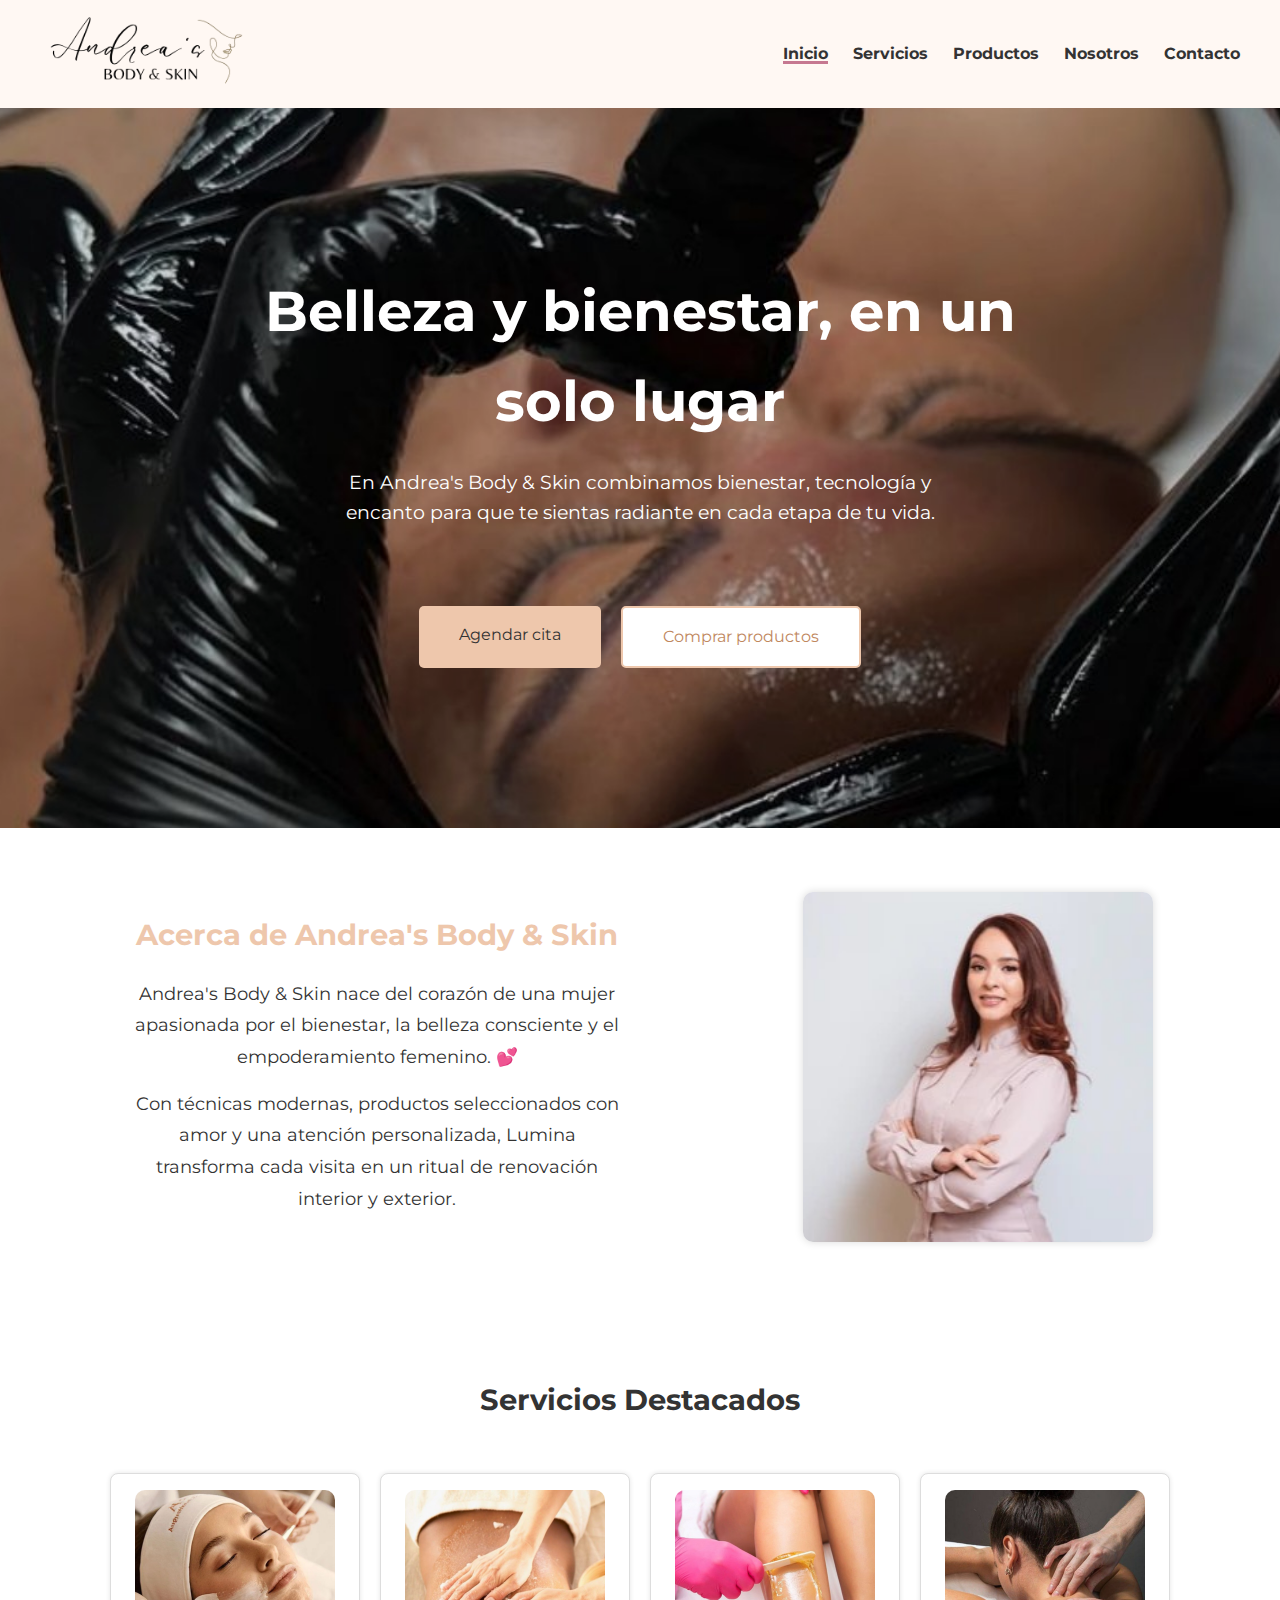
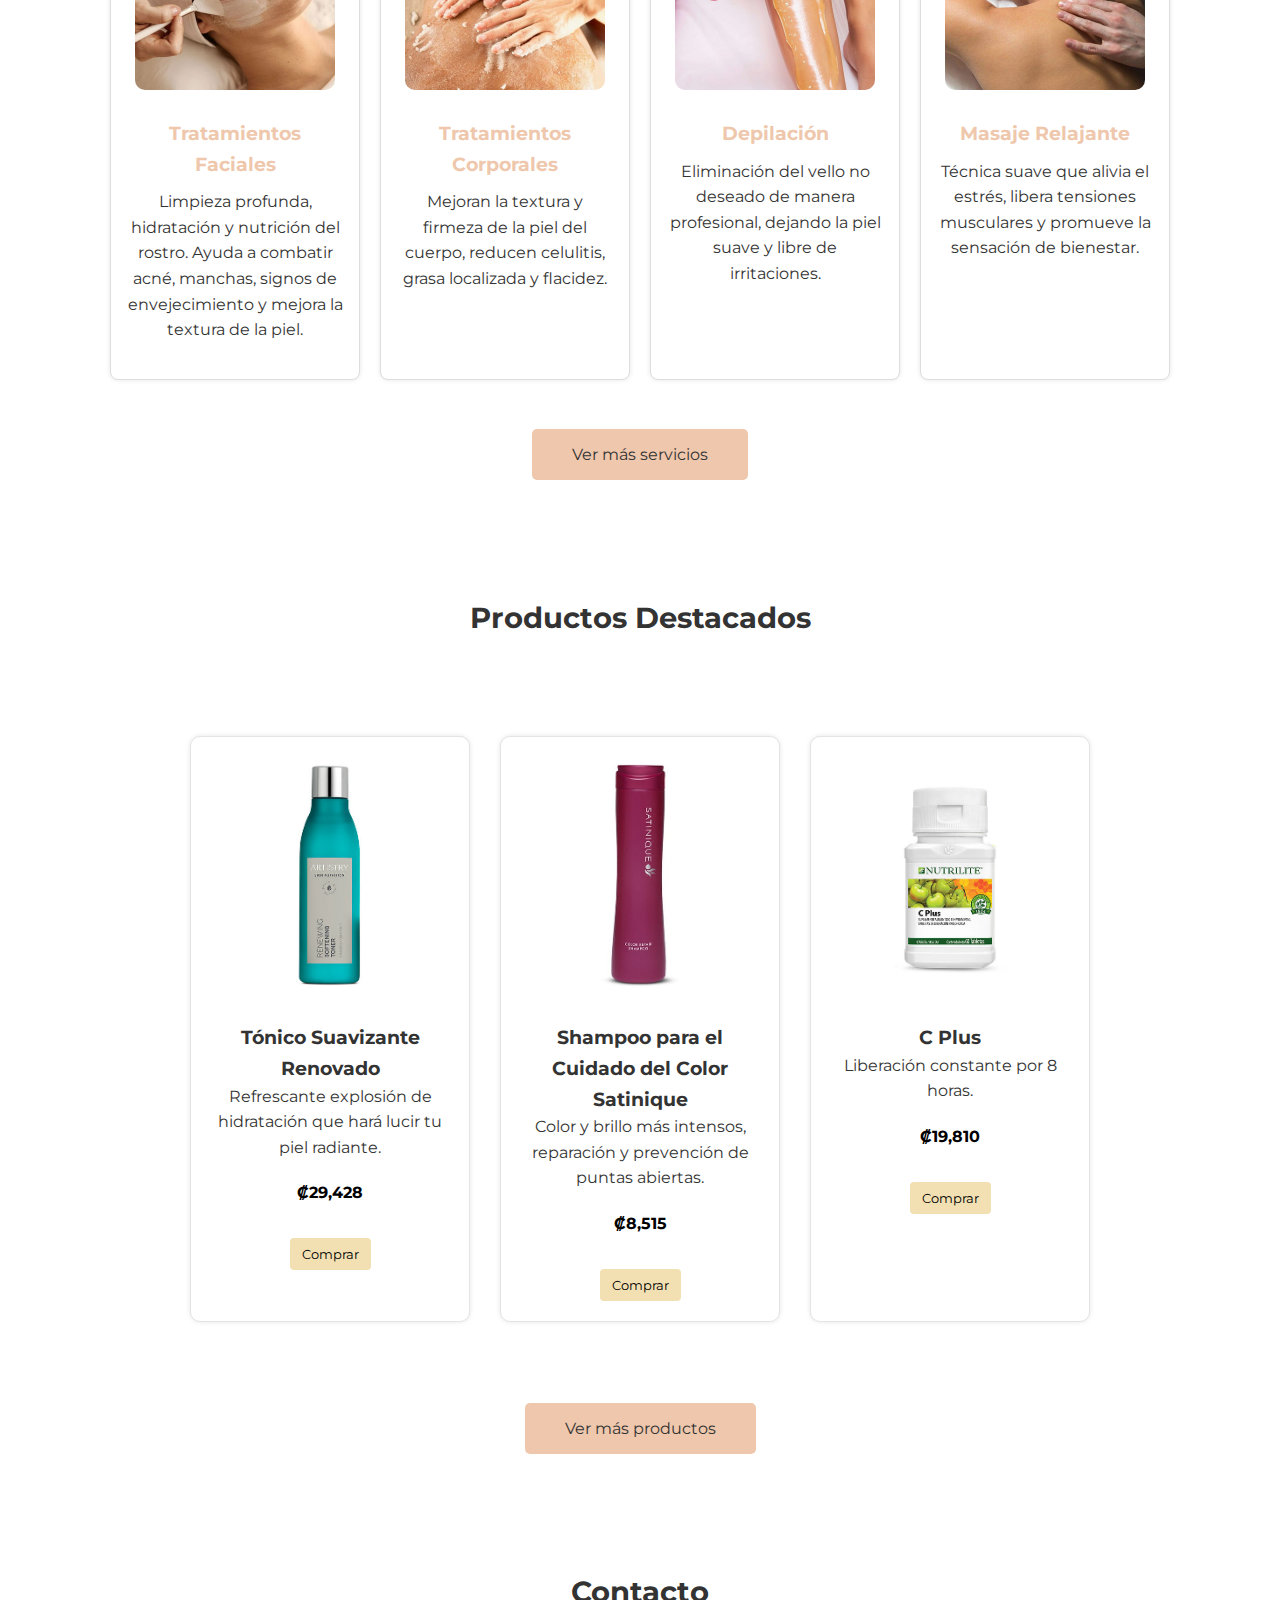
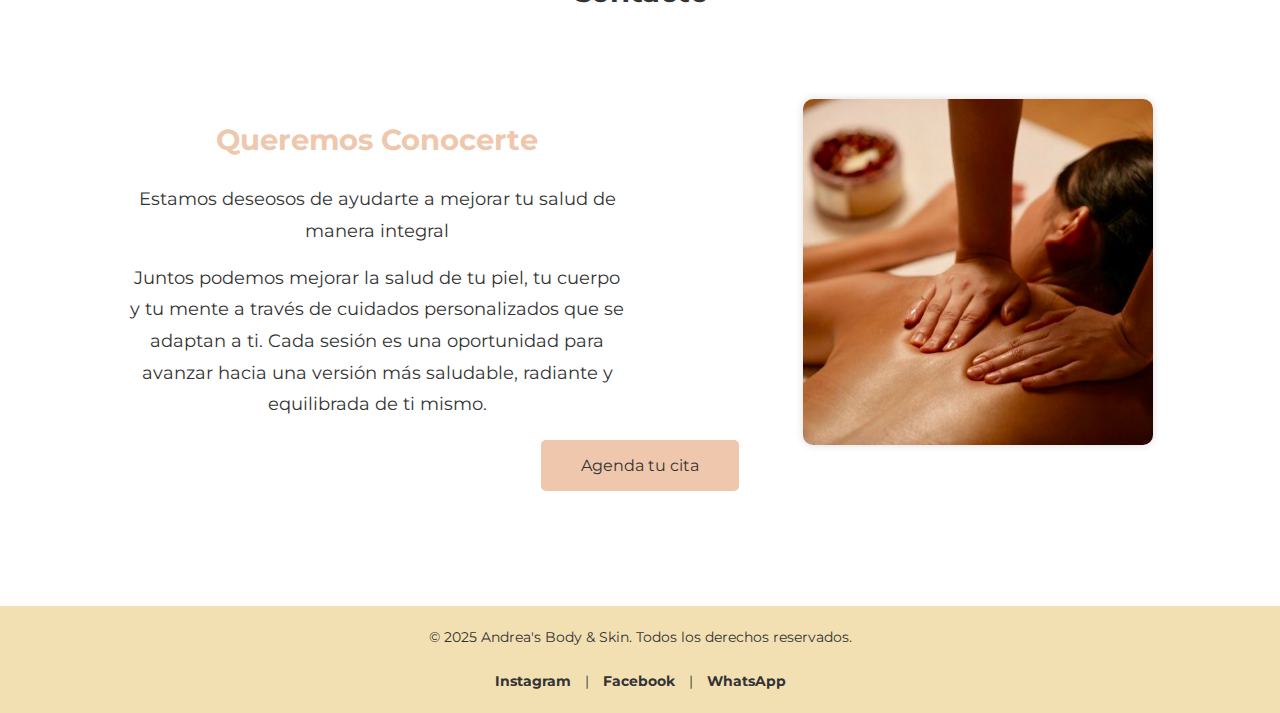
<file: index.html>
<!DOCTYPE html>
<html lang="es">
<head>
  <meta charset="UTF-8" />
  <meta name="viewport" content="width=device-width, initial-scale=1.0" />
  <meta name="description" content="Centro de estética y bienestar en Desamparados, Costa Rica. Tratamientos faciales, productos naturales y atención personalizada.">
  <meta name="keywords" content="Andrea's Body & Skin, spa en Desamparados, bienestar, belleza, cuidado personal, masajes, tratamientos faciales, maderoterapia, microdermoabrasión, radiofrecuencia, ultracavitación, vacumterapia, alta frecuencia">
  <title>2025 Andrea's Body & Skin</title>
  <link href="https://fonts.googleapis.com/css2?family=Montserrat:wght@400;700&display=swap" rel="stylesheet" />
  <link rel="stylesheet" href="css/style.css" />
</head>
<body>
  <header>
  <div class="header-container">
    <div class="logo">
      <img src="img/Logo Andrea's Body & Skin.png">
    </div>
    <nav class="navigation">
      <a href="index.html">Inicio</a>
      <a href="servicios.html">Servicios</a>
      <a href="productos.html">Productos</a>
      <a href="nosotros.html">Nosotros</a>
      <a href="contacto.html">Contacto</a>
    </nav>
  </div>
  </header>
<!--BANNER-->
<div class="hero">
  <img src="img/Baner-inicio.jpeg" alt="Banner Andrea's Body & Skin"/>
  <div class="hero-content">
    <h2>Belleza y bienestar, en un solo lugar</h2>
    <p>En Andrea's Body & Skin combinamos bienestar, tecnología y encanto para que te sientas radiante en cada etapa de tu vida.</p>
    <div class="hero-buttons">
      <a href="https://wa.me/50660247413?text=Hola!%20me%20gustaria%20agendar%20una%20cita..." class="cta-button">Agendar cita</a>
      <a href="#productos" class="cta-button secondary">Comprar productos</a>
    </div>
  </div>
</div>
<!--NOSOTROS-->
  <section class="about" id="nosotros">
  <div class="about-container">
    <div class="about-text">
      <h3>Acerca de Andrea's Body & Skin</h3>
      <p>Andrea's Body & Skin nace del corazón de una mujer apasionada por el bienestar, la belleza consciente y el empoderamiento femenino. 💕</p>
      <p>Con técnicas modernas, productos seleccionados con amor y una atención personalizada, Lumina transforma cada visita en un ritual de renovación interior y exterior.</p>
    </div>
    <div class="about-image">
      <img src="img/brazilian-woman-redhead-beautician-beauty-260nw-2302576175.jpg" alt="Fundadora de Estética Lumina" />
    </div>
  </div>
  </section>
<!--SERVICIOS-->
<section class="services" id="servicios">
  <h3>Servicios Destacados</h3>
  <div class="container">
      <div class="services-grid-2">
          <a href="https://wa.me/50660247413?text=Hola!%20me%20gustaria%20más%20información%20sobre%20los%tratamientos%20faciales..." class="service-card">
              <div class="service-icon">
                  <img src="img/servicios/facial.png" alt="Imagen de Facial">
              </div>
              <h4>Tratamientos Faciales</h4>
              <p>Limpieza profunda, hidratación y nutrición del rostro. Ayuda a combatir acné, manchas, signos de envejecimiento y mejora la textura de la piel.</p>
          </a>
          <a href="https://wa.me/50660247413?text=Hola!%20me%20gustaria%20más%20información%20sobre%20los%tratamientos%20corporales..."  class="service-card">
              <div class="service-icon">
                  <img src="img/servicios/tratamiento-corporal.png" alt="Imagen de corporal">
              </div>
              <h4>Tratamientos Corporales</h4>
              <p>Mejoran la textura y firmeza de la piel del cuerpo, reducen celulitis, grasa localizada y flacidez.</p>
          </a>
          <a href="https://wa.me/50660247413?text=Hola!%20me%20gustaria%20más%20información%20sobre%20la%depilacion..."  class="service-card">
              <div class="service-icon">
                  <img src="img/servicios/depilacion.png" alt="Imagen de depilación">
              </div>
              <h4>Depilación</h4>
              <p>Eliminación del vello no deseado de manera profesional, dejando la piel suave y libre de irritaciones.</p>
          </a>
          <a href="https://wa.me/50660247413?text=Hola!%20me%20gustaria%20más%20información%20sobre%20los%masajess%20relajantes..."  class="service-card">
              <div class="service-icon">
                  <img src="img/servicios/masaje-relajante.png" alt="Imagen de masaje relajante">
              </div>
              <h4>Masaje Relajante</h4>
              <p>Técnica suave que alivia el estrés, libera tensiones musculares y promueve la sensación de bienestar.</p>
          </a>
      </div>
  </div>
  <a href="servicios.html" class="cta-button">Ver más servicios</a>    
  </section>

  <section class="products" id="productos">
    <h3>Productos Destacados</h3>
    
    <div class="product-grid fila-uno">
      <!--Producto 1-->
      <div class="product-card">
        <img src="img/Tónico Suavizante Renovador.jpg" alt="Tónico Suavizante Renovado">
        <h4>Tónico Suavizante Renovado</h4>
        <p>Refrescante explosión de hidratación que hará lucir tu piel radiante.</p>
        <span class="price">₡29,428</span>
        <button class="view-more">Comprar</button>
      </div>
      <!--Producto 2-->
      <div class="product-card">
        <img src="img/Shampoo para el Cuidado del Color Satinique.jpg" alt="Shampoo para el Cuidado del Color Satinique">
        <h4>Shampoo para el Cuidado del Color Satinique</h4>
        <p>Color y brillo más intensos, reparación y prevención de puntas abiertas.</p>
        <span class="price">₡8,515</span>
        <button class="view-more">Comprar</button>
      </div>
      <!--Producto 3-->
      <div class="product-card">
        <img src="img/C Plus.jpg" alt="C Plus">
        <h4>C Plus</h4>
        <p>Liberación constante por 8 horas.</p>
        <span class="price">₡19,810</span>
        <button class="view-more">Comprar</button>
      </div>
    </div>

    <a href="productos.html" class="cta-button">Ver más productos</a>
  </section>

    <section class="contact" id="contacto">
      <h3>Contacto</h3>
      <section class="about" id="nosotros">
        <div class="about-container">
          <div class="about-text">
            <h3>Queremos Conocerte</h3>
            <p>Estamos deseosos de ayudarte a mejorar tu salud de manera integral</p>
            <p>Juntos podemos mejorar la salud de tu piel, tu cuerpo y tu mente a través de cuidados personalizados que se adaptan a ti. Cada sesión es una oportunidad para avanzar hacia una versión más saludable, radiante y equilibrada de ti mismo.</p>
          </div>
          <div class="about-image">
            <img src="img/Masaje Chica.jpeg"
              alt="Masaje de espalda" />
          </div>
        </div>
            <a href="https://wa.me/50660247413?text=Hola!%20me%20gustaria%20agendar%20una%20cita..." class="cta-button">Agenda tu cita</a>
      </section>
    </section>

  <footer>
    <p>&copy; 2025 Andrea's Body & Skin. Todos los derechos reservados.</p>
    <div class="social">
      <a href="#">Instagram</a> | <a href="#">Facebook</a> | <a href="#">WhatsApp</a>
    </div>
  </footer>
  <script src="/javascript/active.js" defer></script>
</body>
</html>
</file>
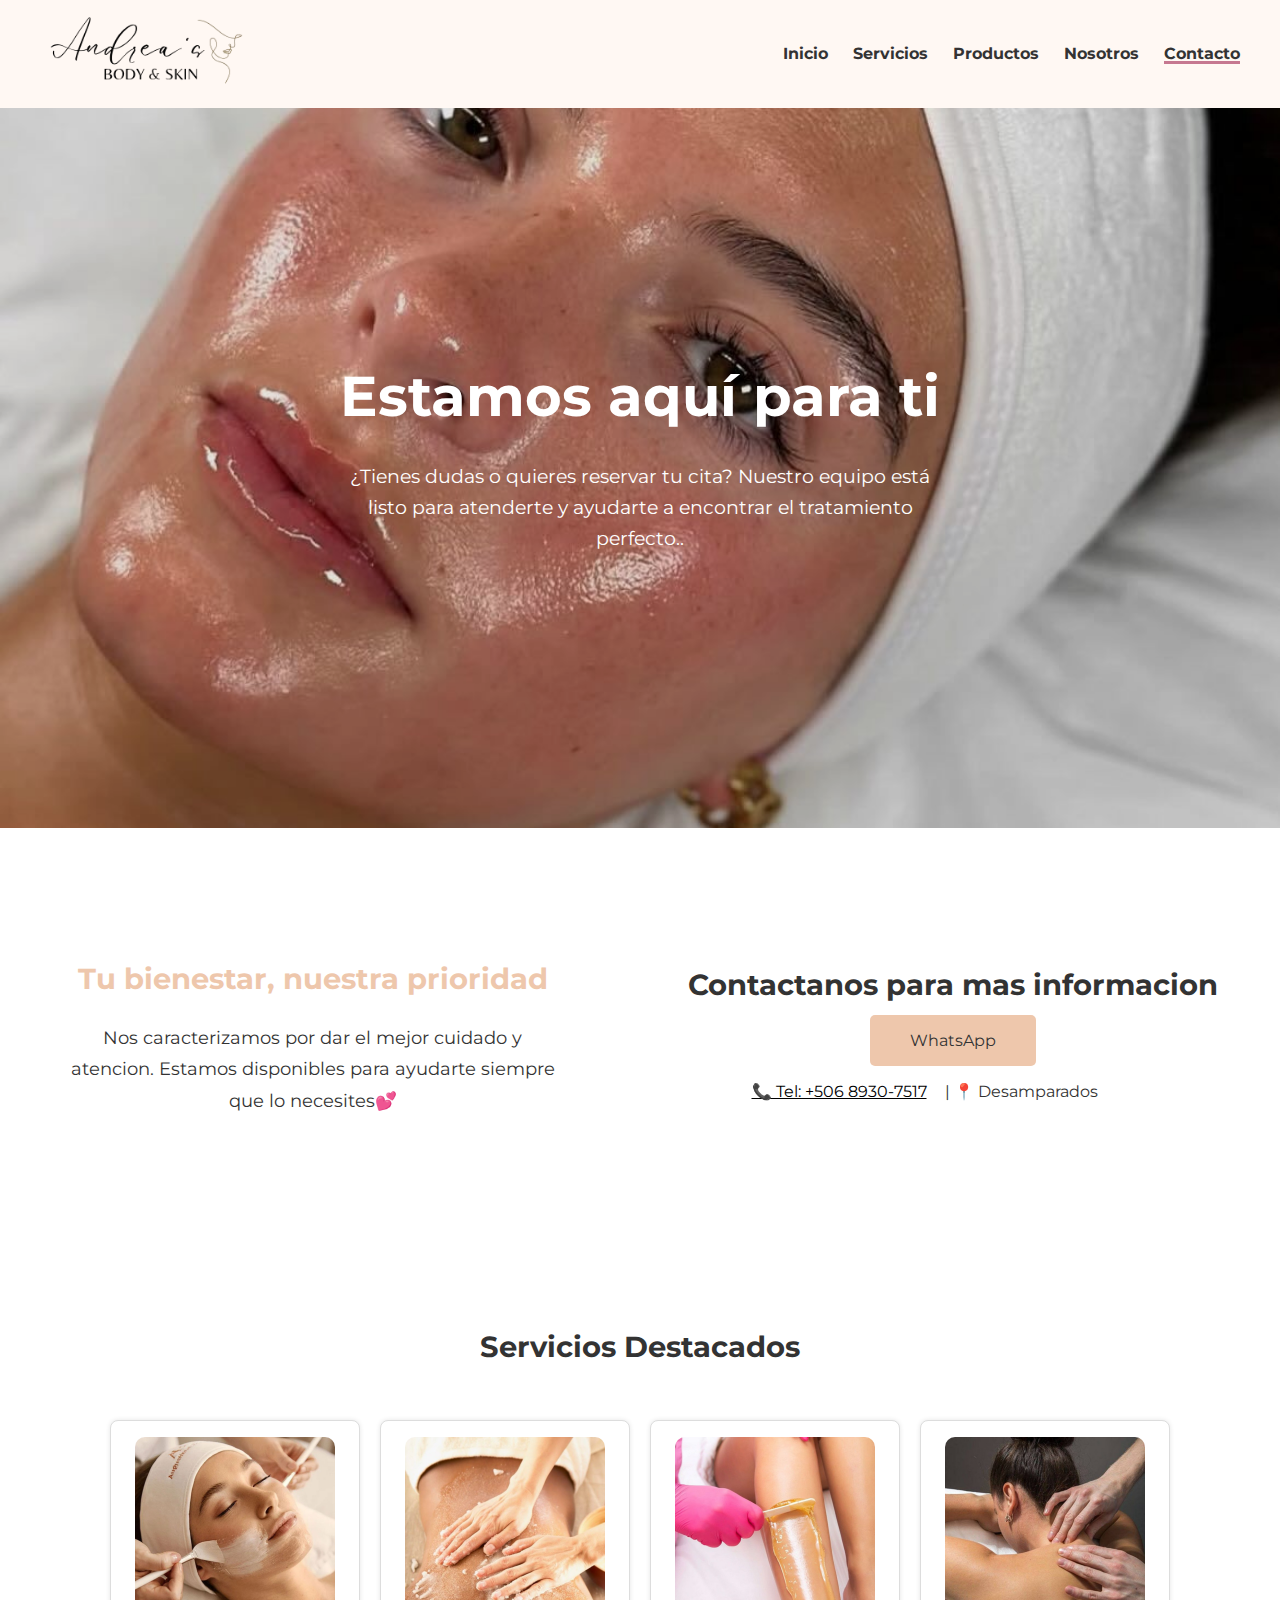
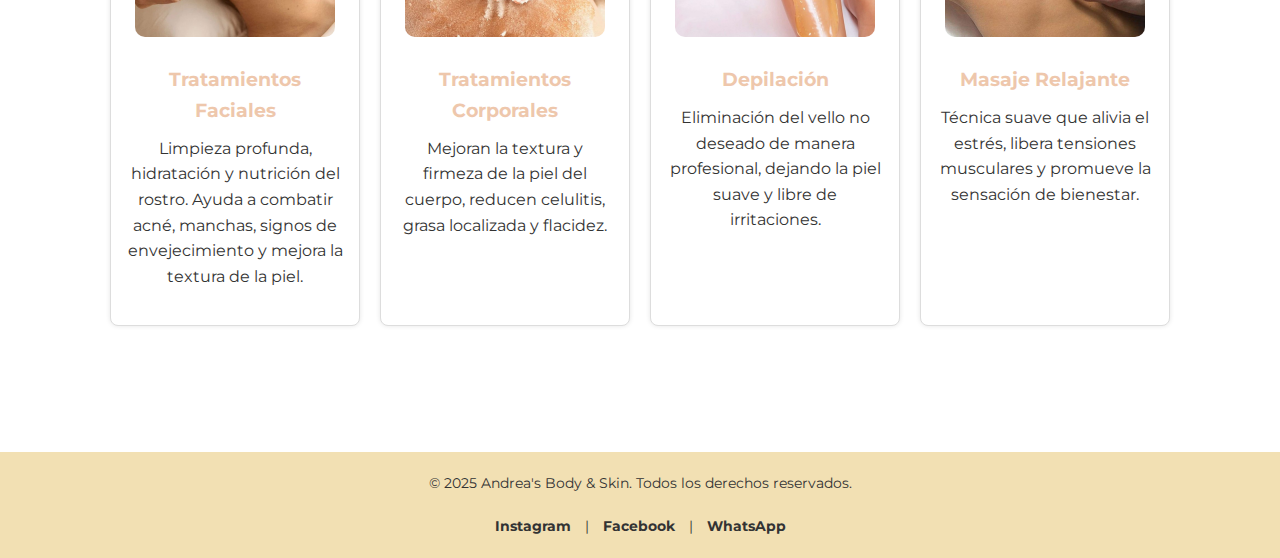
<file: contacto.html>
<!DOCTYPE html>
<html lang="es">

<head>
    <meta charset="UTF-8" />
    <meta name="viewport" content="width=device-width, initial-scale=1.0" />
    <meta name="description" content="Contáctanos en Andrea's Body & Skin para reservar tu cita o recibir información sobre nuestros servicios de estética y bienestar.">
    <meta name="keywords" content="contacto Andrea's Body & Skin, reservar cita, información spa, masajes, tratamientos faciales, maderoterapia, microdermoabrasión, radiofrecuencia, ultracavitación, vacumterapia, alta frecuencia">
    <title>2025 Andrea's Body & Skin</title>
    <link href="https://fonts.googleapis.com/css2?family=Montserrat:wght@400;700&display=swap" rel="stylesheet" />
    <link rel="stylesheet" href="css/style.css" />
</head>
<!--MENU-->
<body>
    <header>
        <div class="header-container">
            <div class="logo">
                <img src="img/Logo Andrea's Body & Skin.png">
            </div>
            <nav class="navigation">
                <a href="index.html">Inicio</a>
                <a href="servicios.html">Servicios</a>
                <a href="productos.html">Productos</a>
                <a href="Nosotros.html">Nosotros</a>
                <a href="contacto.html">Contacto</a>
            </nav>
        </div>
    </header>
<!--BANNER-->
    <div class="hero">
        <img src="img/servicios/imagen-grande-servicios.jpg" alt="Banner Andrea's Body & Skin"/>
        <div class="hero-content">
            <h2>Estamos aquí para ti</h2>
            <p>¿Tienes dudas o quieres reservar tu cita? Nuestro equipo está listo para atenderte y ayudarte a encontrar el tratamiento perfecto..</p>
            
        </div>
    </div>
<!--SECCION DE CONTACTO-->
    <section class="dual-section">
        <section class="about" id="nosotros">
        <div class="about-container">
            <div class="about-text">
                <h3>Tu bienestar, nuestra prioridad</h3>
                <p>Nos caracterizamos por dar el mejor cuidado y atencion. Estamos disponibles para ayudarte siempre que lo necesites💕</p>
        </div>
    </section>
     <br><br>
    <section class="contact" id="contacto">
        <h3>Contactanos para mas informacion</h3>
        <a href="https://wa.me/50660247413?text=Hola!%20me%20gustaria%20agendar%20una%20cita..." class="cta-button">WhatsApp</a>
        <br><br>
        <article class="art-contact">
            <a href="tel:50689307517">📞 Tel: +506 8930-7517</a>
            <p>| 📍 Desamparados </p>
        </article>
    </section>
    </section>
   <!--SERVICIOS DESTACADOS EN CONTACTO-->
     <section class="services">
        <h3>Servicios Destacados</h3>
        <div class="container">
            <div class="services-grid-2">
                <a href="https://wa.me/50660247413?text=Hola!%20me%20gustaria%20más%20información%20sobre%20los%tratamientos%20faciales..." class="service-card">
                    <div class="service-icon">
                        <img src="img/servicios/facial.png" alt="Imagen de Facial">
                    </div>
                    <h4>Tratamientos Faciales</h4>
                    <p>Limpieza profunda, hidratación y nutrición del rostro. Ayuda a combatir acné, manchas, signos de envejecimiento y mejora la textura de la piel.</p>
                </a>
                <a href="https://wa.me/50660247413?text=Hola!%20me%20gustaria%20más%20información%20sobre%20los%tratamientos%20corporales..."  class="service-card">
                    <div class="service-icon">
                        <img src="img/servicios/tratamiento-corporal.png" alt="Imagen de corporal">
                    </div>
                    <h4>Tratamientos Corporales</h4>
                    <p>Mejoran la textura y firmeza de la piel del cuerpo, reducen celulitis, grasa localizada y flacidez.</p>
                </a>
                <a href="https://wa.me/50660247413?text=Hola!%20me%20gustaria%20más%20información%20sobre%20la%depilacion..."  class="service-card">
                    <div class="service-icon">
                        <img src="img/servicios/depilacion.png" alt="Imagen de depilación">
                    </div>
                    <h4>Depilación</h4>
                    <p>Eliminación del vello no deseado de manera profesional, dejando la piel suave y libre de irritaciones.</p>
                </a>
                <a href="https://wa.me/50660247413?text=Hola!%20me%20gustaria%20más%20información%20sobre%20los%masajess%20relajantes..."  class="service-card">
                    <div class="service-icon">
                        <img src="img/servicios/masaje-relajante.png" alt="Imagen de masaje relajante">
                    </div>
                    <h4>Masaje Relajante</h4>
                    <p>Técnica suave que alivia el estrés, libera tensiones musculares y promueve la sensación de bienestar.</p>
                </a>
            </section>

    <!--FOOTER-->
    <footer>
        <p>&copy; 2025 Andrea's Body & Skin. Todos los derechos reservados.</p>
        <div class="social">
            <a href="#">Instagram</a> | <a href="#">Facebook</a> | <a href="#">WhatsApp</a>
        </div>
    </footer>
    <script src="/javascript/active.js" defer></script>
</body>

</html>
</file>
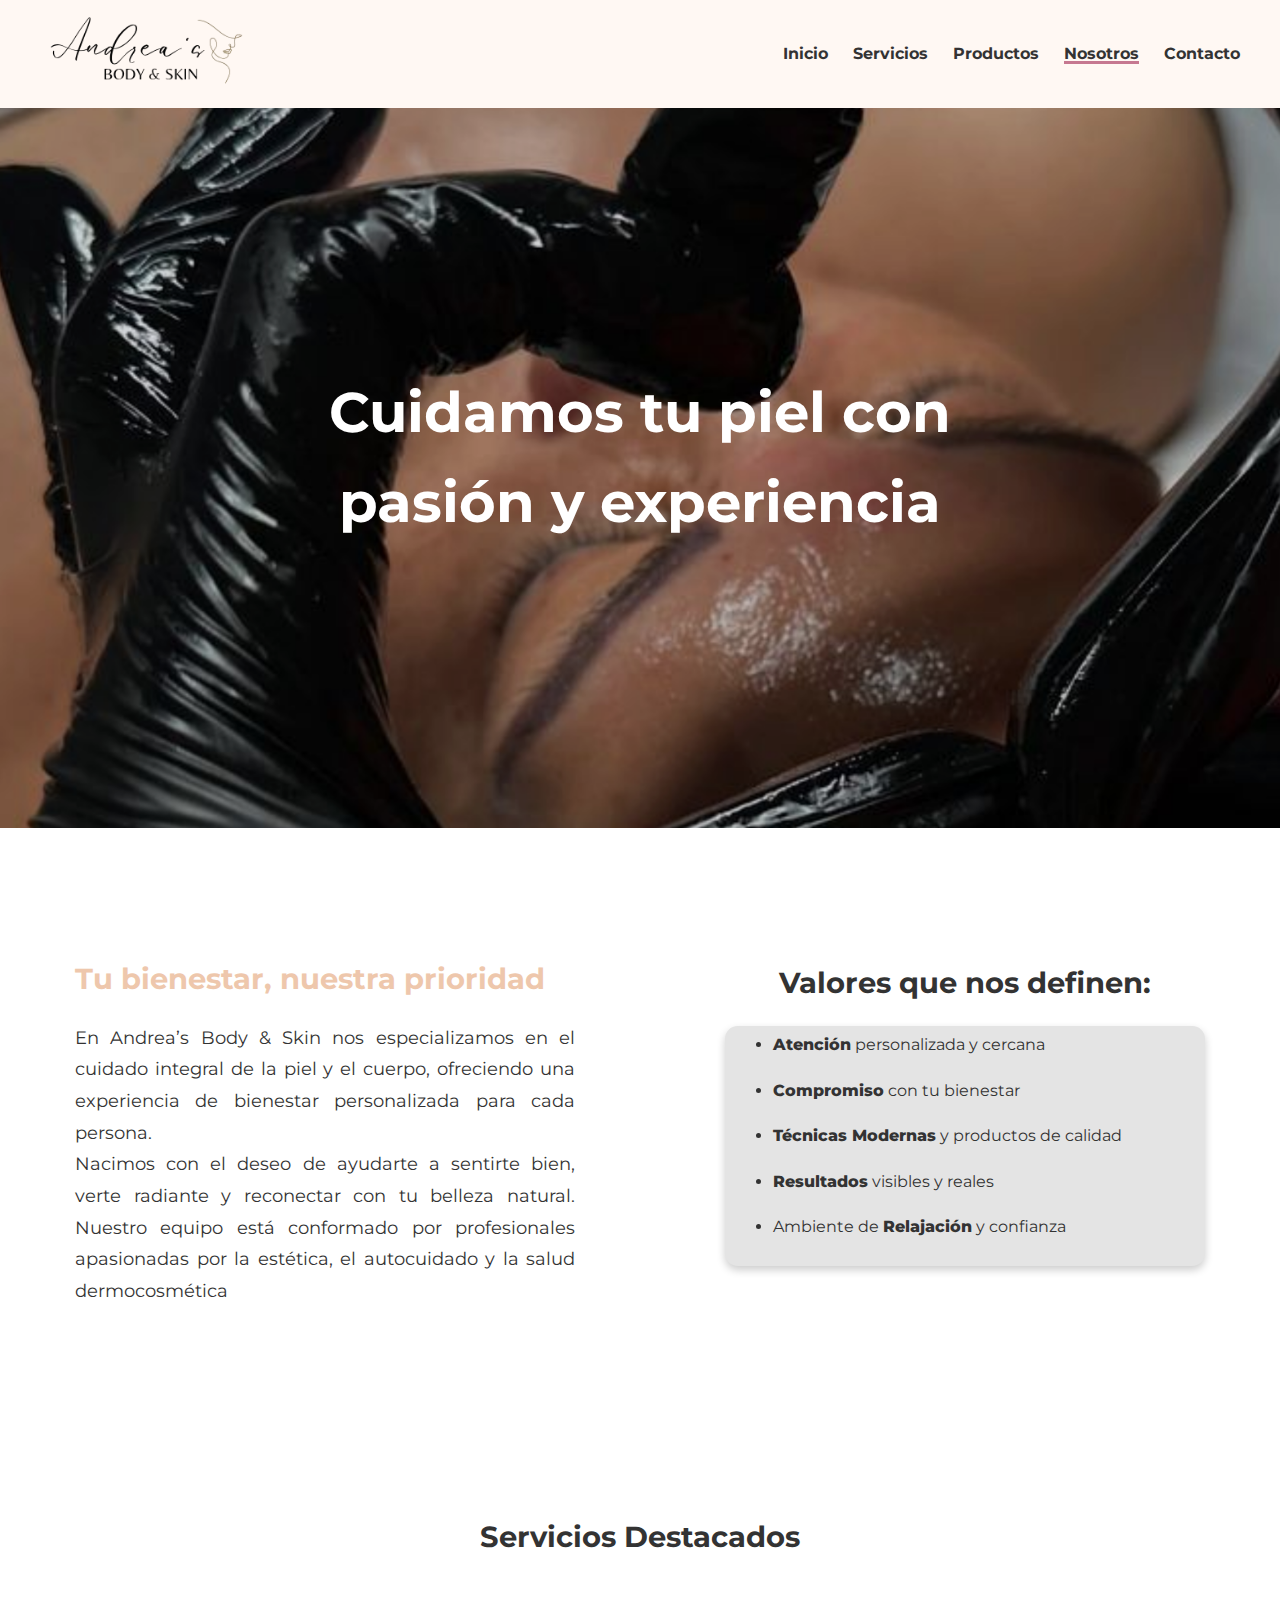
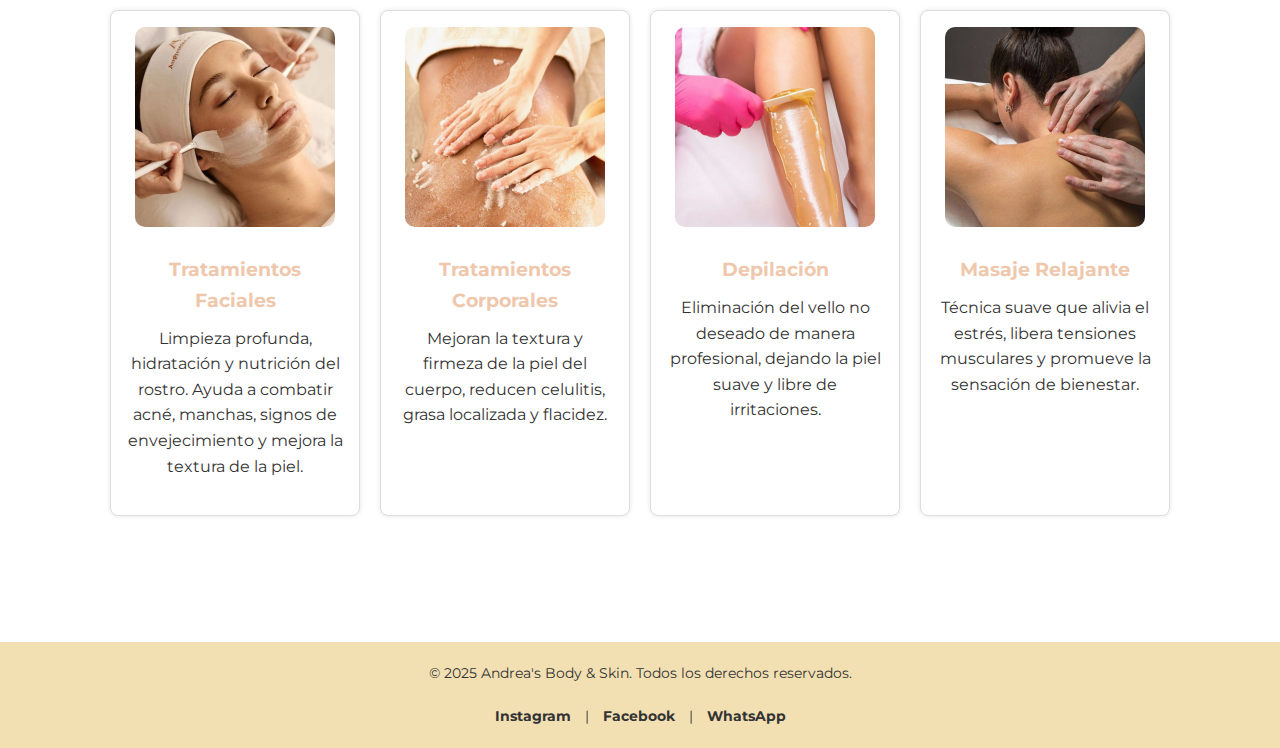
<file: nosotros.html>
<!DOCTYPE html>
<html lang="es">

<head>
    <meta charset="UTF-8" />
    <meta name="viewport" content="width=device-width, initial-scale=1.0" />
    <meta name="description" content="Conoce la historia de Andrea's Body & Skin, nuestro compromiso con la belleza, bienestar y cuidado personal. Profesionales dedicados a tu cuidado integral.">
    <meta name="keywords" content="Andrea's Body & Skin, historia, equipo profesional, estética, bienestar, spa, cuidado de la piel, tratamientos faciales, masajes, aparatología">
    <title>2025 Andrea's Body & Skin</title>
    <link href="https://fonts.googleapis.com/css2?family=Montserrat:wght@400;700&display=swap" rel="stylesheet" />
    <link rel="stylesheet" href="css/style.css" />
</head>
<!--MENU-->
<body>
    <header>
        <div class="header-container">
            <div class="logo">
                <img src="img/Logo Andrea's Body & Skin.png">
            </div>
            <nav class="navigation">
                <a href="index.html">Inicio</a>
                <a href="servicios.html">Servicios</a>
                <a href="productos.html">Productos</a>
                <a href="nosotros.html">Nosotros</a>
                <a href="contacto.html">Contacto</a>
            </nav>
        </div>
    </header>
<!--BANNER-->
    <div class="hero">
        <img src="img/Banners/Banner-Nosotros.png" alt="Banner Andrea's Body & Skin"/>
        <div class="hero-content">
            <h2>Cuidamos tu piel con pasión y experiencia</h2>
        </div>
    </div>
<!--SECCION DE INFO NOSOTROS-->
    <section class="dual-section">
        <section class="about" id="nosotros">
        <div class="about-container">
            <div class="about-text about-ph">
                <h3>Tu bienestar, nuestra prioridad</h3>
                <p>En Andrea’s Body & Skin nos especializamos en el cuidado integral de la piel y el cuerpo, ofreciendo una experiencia
                    de bienestar personalizada para cada persona. <br> Nacimos con el deseo de ayudarte a sentirte bien, verte radiante y
                    reconectar con tu belleza natural. Nuestro equipo está conformado por profesionales apasionadas por la estética, el
                    autocuidado y la salud dermocosmética</p>
        </div>
    </section>
     <br><br>
     <!--SECCION DE VALORES-->
    <section class="contact" id="contacto">
        <h3>Valores que nos definen:</h3>
        <article class="about-val-container">
            <ul>
                <li class="valores-list"><p><span class="about-val">Atención</span> personalizada y cercana</p></li>
                <li class="valores-list"><p><span class="about-val">Compromiso</span> con tu bienestar</p></li>
                <li class="valores-list"><p><span class="about-val">Técnicas Modernas</span> y productos de calidad</p></li>
                <li class="valores-list"><p><span class="about-val">Resultados</span> visibles y reales</p></li>
                <li class="valores-list"><p>Ambiente de <span class="about-val">Relajación</span> y confianza</p></li>
            </ul>
        </article>
        <br><br>
    </section>
    </section>
    <!--SECCION DE SERVICIOS DESTACADOS-->
    <section class="services">
        <h3>Servicios Destacados</h3>
        <div class="container">
            <div class="services-grid-2">
                <a href="https://wa.me/50660247413?text=Hola!%20me%20gustaria%20más%20información%20sobre%20los%tratamientos%20faciales..." class="service-card">
                    <div class="service-icon">
                        <img src="img/servicios/facial.png" alt="Imagen de Facial">
                    </div>
                    <h4>Tratamientos Faciales</h4>
                    <p>Limpieza profunda, hidratación y nutrición del rostro. Ayuda a combatir acné, manchas, signos de envejecimiento y mejora la textura de la piel.</p>
                </a>
                <a href="https://wa.me/50660247413?text=Hola!%20me%20gustaria%20más%20información%20sobre%20los%tratamientos%20corporales..."  class="service-card">
                    <div class="service-icon">
                        <img src="img/servicios/tratamiento-corporal.png" alt="Imagen de corporal">
                    </div>
                    <h4>Tratamientos Corporales</h4>
                    <p>Mejoran la textura y firmeza de la piel del cuerpo, reducen celulitis, grasa localizada y flacidez.</p>
                </a>
                <a href="https://wa.me/50660247413?text=Hola!%20me%20gustaria%20más%20información%20sobre%20la%depilacion..."  class="service-card">
                    <div class="service-icon">
                        <img src="img/servicios/depilacion.png" alt="Imagen de depilación">
                    </div>
                    <h4>Depilación</h4>
                    <p>Eliminación del vello no deseado de manera profesional, dejando la piel suave y libre de irritaciones.</p>
                </a>
                <a href="https://wa.me/50660247413?text=Hola!%20me%20gustaria%20más%20información%20sobre%20los%masajess%20relajantes..."  class="service-card">
                    <div class="service-icon">
                        <img src="img/servicios/masaje-relajante.png" alt="Imagen de masaje relajante">
                    </div>
                    <h4>Masaje Relajante</h4>
                    <p>Técnica suave que alivia el estrés, libera tensiones musculares y promueve la sensación de bienestar.</p>
                </a>
            </section>

    <footer>
        <p>&copy; 2025 Andrea's Body & Skin. Todos los derechos reservados.</p>
        <div class="social">
            <a href="#">Instagram</a> | <a href="#">Facebook</a> | <a href="#">WhatsApp</a>
        </div>
    </footer>
    <script src="/javascript/active.js" defer></script>
</body>

</html>
</file>
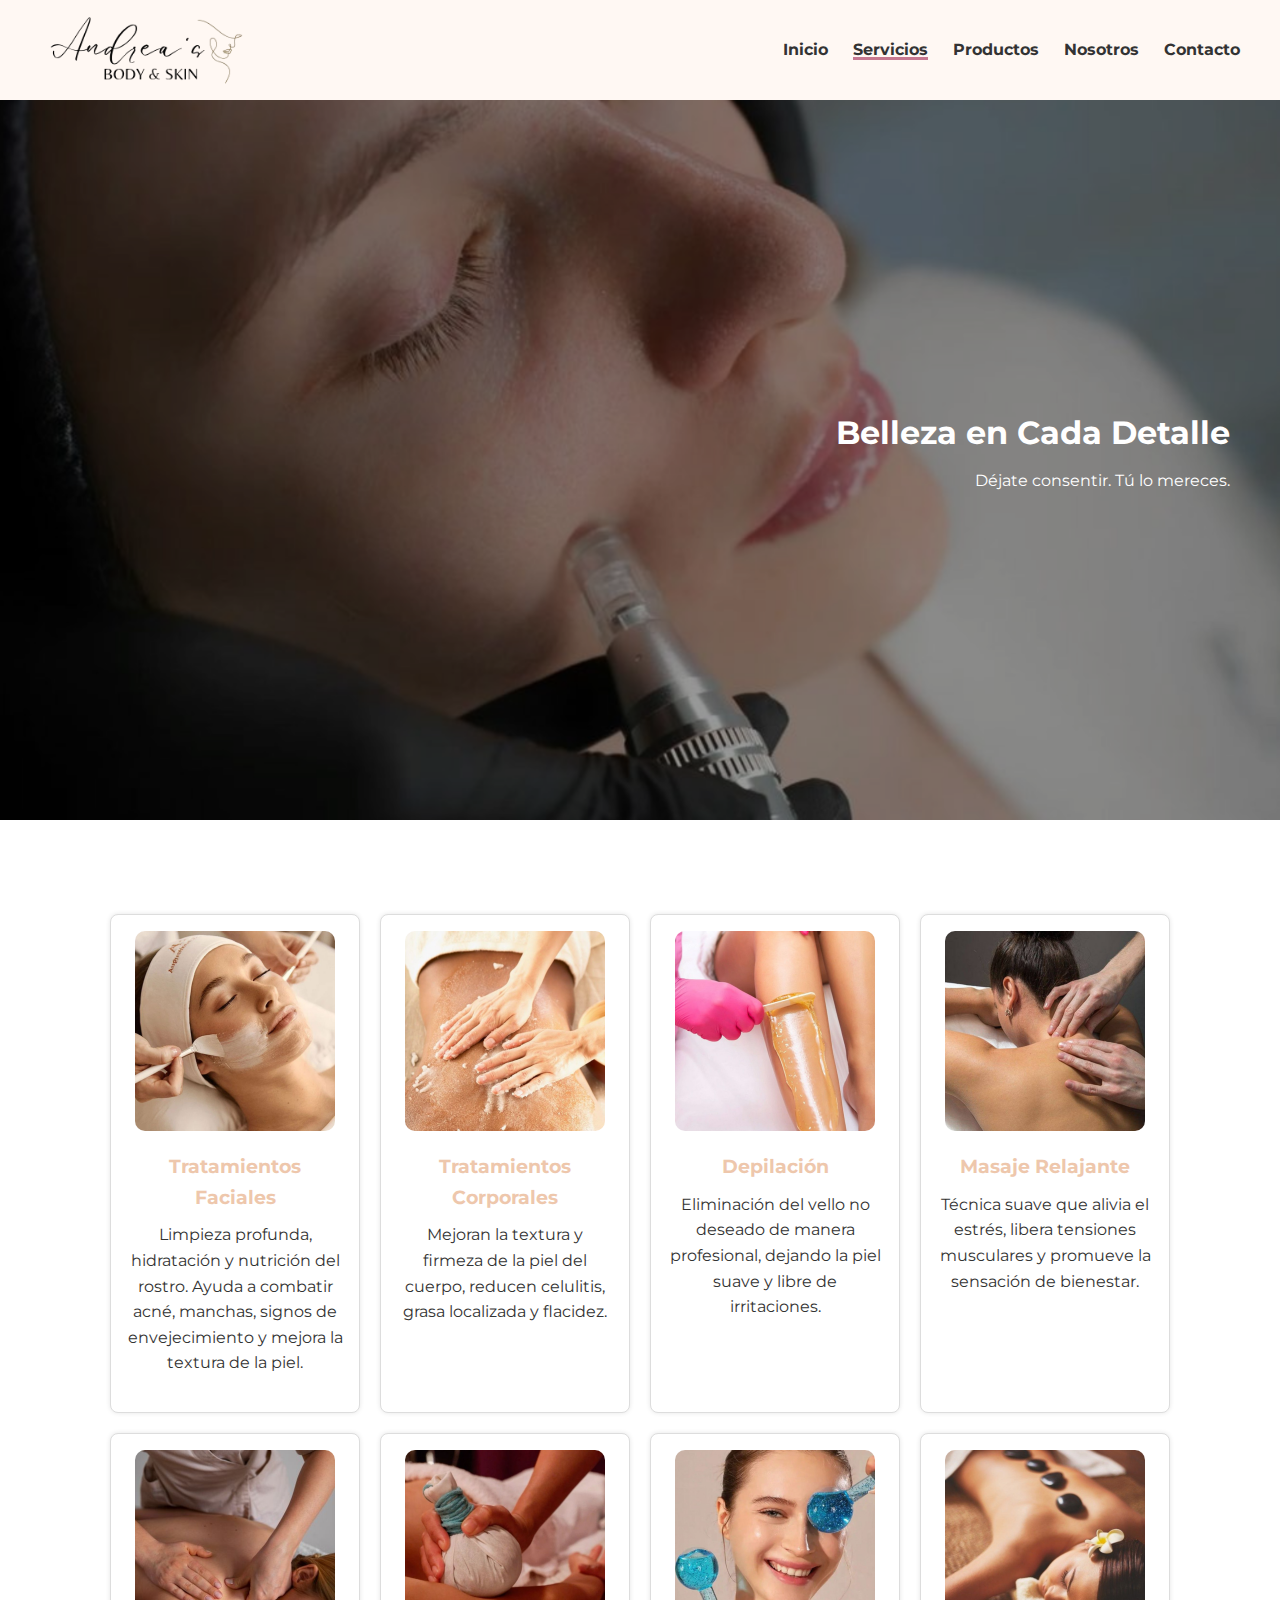
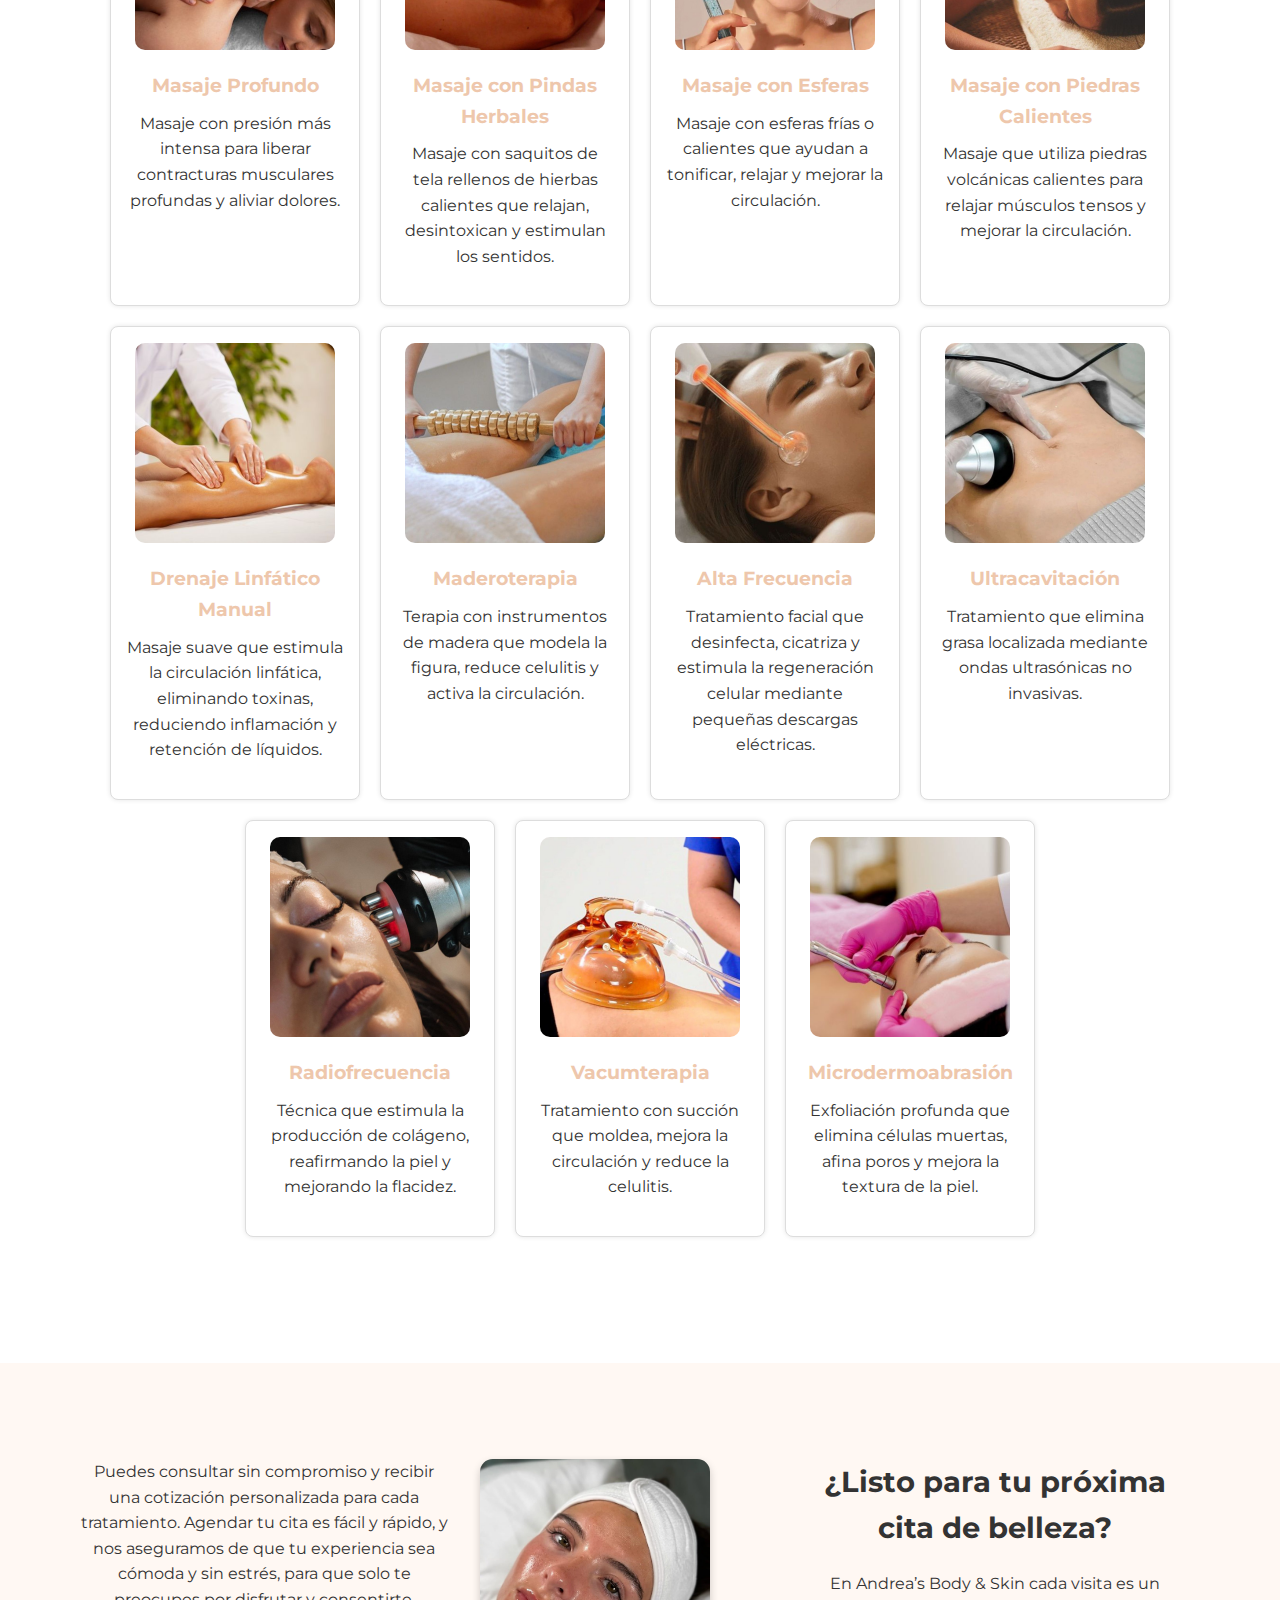
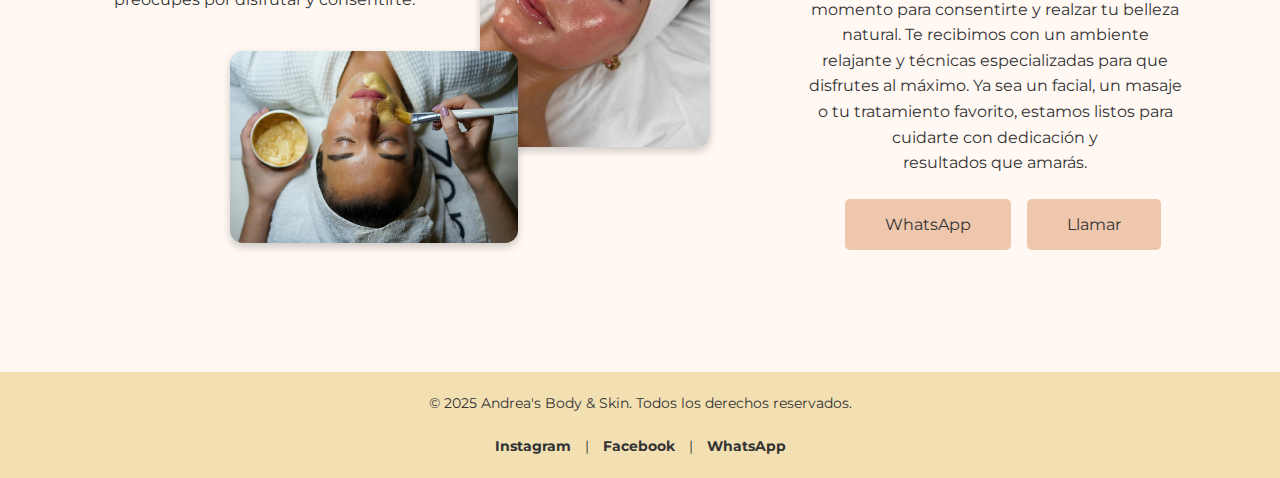
<file: servicios.html>
<html lang="es">

<head>
    <meta charset="UTF-8" />
    <meta name="viewport" content="width=device-width, initial-scale=1.0" />
     <meta name="description" content="Descubre los servicios de Andrea's Body & Skin: masajes relajantes, masajes con piedras calientes, maderoterapia, drenaje linfático y tratamientos de aparatología como microdermoabrasión, radiofrecuencia, ultracavitación y vacumterapia.">
    <meta name="keywords" content="masajes relajantes, masajes con piedras calientes, masajes con pindas, drenaje linfático, maderoterapia, microdermoabrasión, radiofrecuencia, ultracavitación, vacumterapia, alta frecuencia, estética, bienestar, cuidado de la piel">
    <title>2025 Andrea's Body & Skin</title>
    <link href="https://fonts.googleapis.com/css2?family=Montserrat:wght@400;700&display=swap" rel="stylesheet" />
    <link rel="stylesheet" href="css/style.css" />
</head>
<!--MENU-->
<body>
    <header>
        <div class="header-container">
            <div class="logo">
                <img src="img/Logo Andrea's Body & Skin.png">
            </div>

            <!-- Botón hamburguesa -->
            <button class="hamburger" id="hamburgerBtn">☰</button>

            <!-- Navegación -->
            <nav class="navigation" id="navMenu">
                <a href="index.html">Inicio</a>
                <a href="servicios.html">Servicios</a>
                <a href="productos.html">Productos</a>
                <a href="nosotros.html">Nosotros</a>
                <a href="contacto.html">Contacto</a>
            </nav>
             </header>
<main>
<!--BANNER-->
<section class="banner-servicios">
  <img src="img/Banners/Banner-servicios.png" alt="Banner Servicios">
  <div class="banner-content-servicios">
    <div class="text">
      <h2>Belleza en Cada Detalle</h2>
      <p>Déjate consentir. Tú lo mereces.</p>
    </div>
  </div>
</section>

<!--SRVICIOS-->
  <section class="services">
    <div class="container">
        <div class="services-grid-2">
            <a href="https://wa.me/50660247413?text=Hola!%20me%20gustaria%20más%20información%20sobre%20los%tratamientos%20faciales..." class="service-card">
                <div class="service-icon">
                    <img src="img/servicios/facial.png" alt="Imagen de Facial">
                </div>
                <h4>Tratamientos Faciales</h4>
                <p>Limpieza profunda, hidratación y nutrición del rostro. Ayuda a combatir acné, manchas, signos de envejecimiento y mejora la textura de la piel.</p>
            </a>
            <a href="https://wa.me/50660247413?text=Hola!%20me%20gustaria%20más%20información%20sobre%20los%tratamientos%20corporales..."  class="service-card">
                <div class="service-icon">
                    <img src="img/servicios/tratamiento-corporal.png" alt="Imagen de corporal">
                </div>
                <h4>Tratamientos Corporales</h4>
                <p>Mejoran la textura y firmeza de la piel del cuerpo, reducen celulitis, grasa localizada y flacidez.</p>
            </a>
            <a href="https://wa.me/50660247413?text=Hola!%20me%20gustaria%20más%20información%20sobre%20la%depilacion..."  class="service-card">
                <div class="service-icon">
                    <img src="img/servicios/depilacion.png" alt="Imagen de depilación">
                </div>
                <h4>Depilación</h4>
                <p>Eliminación del vello no deseado de manera profesional, dejando la piel suave y libre de irritaciones.</p>
            </a>
            <a href="https://wa.me/50660247413?text=Hola!%20me%20gustaria%20más%20información%20sobre%20los%masajess%20relajantes..."  class="service-card">
                <div class="service-icon">
                    <img src="img/servicios/masaje-relajante.png" alt="Imagen de masaje relajante">
                </div>
                <h4>Masaje Relajante</h4>
                <p>Técnica suave que alivia el estrés, libera tensiones musculares y promueve la sensación de bienestar.</p>
            </a>
             <a href="https://wa.me/50660247413?text=Hola!%20me%20gustaria%20más%20información%20sobre%20el%masaje%20profundo..."  class="service-card">
                <div class="service-icon">
                    <img src="img/servicios/masaje-profundo.png" alt="Imagen de profundo">
                </div>
                <h4> Masaje Profundo</h4>
                <p>Masaje con presión más intensa para liberar contracturas musculares profundas y aliviar dolores.</p>
                </a>
             <a href="https://wa.me/50660247413?text=Hola!%20me%20gustaria%20más%20información%20sobre%20los%masajes%20con%20Pindas%20Herbales..."  class="service-card">
                <div class="service-icon">
                    <img src="img/servicios/masaje-herbal.png" alt="Imagen de herbales">
                </div>
                <h4>Masaje con Pindas Herbales</h4>
                <p>Masaje con saquitos de tela rellenos de hierbas calientes que relajan, desintoxican y estimulan los sentidos.</p>
            </a>
             <a href="https://wa.me/50660247413?text=Hola!%20me%20gustaria%20más%20información%20sobre%20el%masaje%20con%20Esferas..."  class="service-card">
                <div class="service-icon">
                    <img src="img/servicios/masaje-esferas.png" alt="Imagen de esferas">
                </div>
                <h4>Masaje con Esferas</h4>
                <p>Masaje con esferas frías o calientes que ayudan a tonificar, relajar y mejorar la circulación.</p>
            </a>
            <a href="https://wa.me/50660247413?text=Hola!%20me%20gustaria%20más%20información%20sobre%20los%20masajes%20con%20piedras%20calientes..."  class="service-card">
                <div class="service-icon">
                    <img src="img/servicios/masaje-piedras-calientes.png" alt="Imagen de piedras">
                </div>
                <h4>Masaje con Piedras Calientes</h4>
                <p>Masaje que utiliza piedras volcánicas calientes para relajar músculos tensos y mejorar la circulación.</p>
            </a>
            <a href="https://wa.me/50660247413?text=Hola!%20me%20gustaria%20más%20información%20sobre%20el%masaje%20de%20Drenado%20Linfatico..."  class="service-card">
                <div class="service-icon">
                    <img src="img/servicios/masaje-linfatico.png" alt="Imagen de linfatico">
                </div>
                <h4>Drenaje Linfático Manual</h4>
                <p>Masaje suave que estimula la circulación linfática, eliminando toxinas, reduciendo inflamación y retención de líquidos.</p>
            </a>
            <a href="https://wa.me/50660247413?text=Hola!%20me%20gustaria%20más%20información%20sobre%20la%Maderoterapia..." class="service-card">
                <div class="service-icon">
                    <img src="img/servicios/maderoterapia.png" alt="Imagen de maderoterapia">
                </div>
                <h4>Maderoterapia</h4>
                <p>Terapia con instrumentos de madera que modela la figura, reduce celulitis y activa la circulación.</p>
            </a>
            <a href="https://wa.me/50660247413?text=Hola!%20me%20gustaria%20más%20información%20sobre%20los%tratamientos%20de%20Alta%20Frecuencia..." class="service-card">
                <div class="service-icon">
                    <img src="img/servicios/tratamiento-alta-frecuencia.png" alt="Imagen de alta frecuencia">
                </div>
                <h4>Alta Frecuencia</h4>
                <p>Tratamiento facial que desinfecta, cicatriza y estimula la regeneración celular mediante pequeñas descargas eléctricas.</p>
            </a>
            <a href="https://wa.me/50660247413?text=Hola!%20me%20gustaria%20más%20información%20sobre%20la%Ultracavitación..."  class="service-card">
                <div class="service-icon">
                    <img src="img/servicios/ultracavitacion.png" alt="Imagen de ultracavitasion">
                </div>
                <h4>Ultracavitación</h4>
                <p>Tratamiento que elimina grasa localizada mediante ondas ultrasónicas no invasivas.</p>
            <a href="https://wa.me/50660247413?text=Hola!%20me%20gustaria%20más%20información%20sobre%20los%tratamientos%20de%20Radiofrecuencia..." class="service-card">
                <div class="service-icon">
                    <img src="img/servicios/radiofrecuencia.png" alt="Imagen de radiofrecuencia">
                </div>
                <h4>Radiofrecuencia</h4>
                <p>Técnica que estimula la producción de colágeno, reafirmando la piel y mejorando la flacidez.</p>
            </a>
            <a href="https://wa.me/50660247413?text=Hola!%20me%20gustaria%20más%20información%20sobre%20la%Vacumterapia..." class="service-card">
                <div class="service-icon">
                    <img src="img/servicios/vacumterapia.png" alt="Imagen de vacumterapia">
                </div>
                <h4>Vacumterapia</h4>
                <p>Tratamiento con succión que moldea, mejora la circulación y reduce la celulitis.</p>
            </a>
            <a href="https://wa.me/50660247413?text=Hola!%20me%20gustaria%20más%20información%20sobre%20el%tratamiento%20de%20Microdermoabrasión..." class="service-card">
                <div class="service-icon">
                    <img src="img/servicios/microdermoabracion.png" alt="Imagen de microdermoabrasion">
                </div>
                <h4>Microdermoabrasión</h4>
                <p>Exfoliación profunda que elimina células muertas, afina poros y mejora la textura de la piel.</p>
            </a>
    </div>
</section>
<!--SECCION DE INFORMACION-->
<section class="seccion2-serv">
    <div class="serv-ch serv2-1">
        <img src="img/servicios/imagen-grande-servicios.jpg"class="Img-Gr" alt="imagen de servicios 1">
        <img src="img/servicios/img-peq.jpg" alt=" imagen pequena servicios" class="Img-Pq">
        <p class="text-serv">Puedes consultar sin compromiso y recibir una cotización personalizada para cada tratamiento. Agendar tu cita es fácil y rápido, y nos aseguramos de que tu experiencia sea cómoda y sin estrés, para que solo te preocupes por disfrutar y consentirte.</p>
    </div>
    <div class="serv-ch serv2-2">
       <div class="serv-ch-ch">
         <h3>¿Listo para tu próxima cita de belleza?</h3>
        <p class="serv1-2-p">En Andrea’s Body & Skin cada visita es un momento para consentirte y realzar tu belleza natural. Te recibimos con un ambiente relajante y técnicas especializadas para que disfrutes al máximo. Ya sea un facial, un masaje o tu tratamiento favorito, estamos listos para cuidarte con dedicación y resultados que amarás.</p>
        <article class="btn-serv">
        <a href="https://wa.me/50660247413?text=Hola!%20me%20gustaria%20más%20información%20sobre%20el%tratamiento%20de%20Microdermoabrasión..." class="cta-button serv-cta">WhatsApp</a>
        <a href="https://wa.me/50660247413?text=Hola!%20me%20gustaria%20más%20información%20sobre%20el%tratamiento%20de%20Microdermoabrasión..." class="cta-button serv-cta">Llamar</a>
        </article>
       </div>
    </div>
</section>
</main>
<!--FOOTER-->
<footer>
        <p>&copy; 2025 Andrea's Body & Skin. Todos los derechos reservados.</p>
        <div class="social">
            <a href="#">Instagram</a> | <a href="#">Facebook</a> | <a href="#">WhatsApp</a>
        </div>
    </footer>
    <script src="javascript/active.js" defer></script>
    <script src="/javascript/main.js" defer></script>
</body>
</html>
</file>
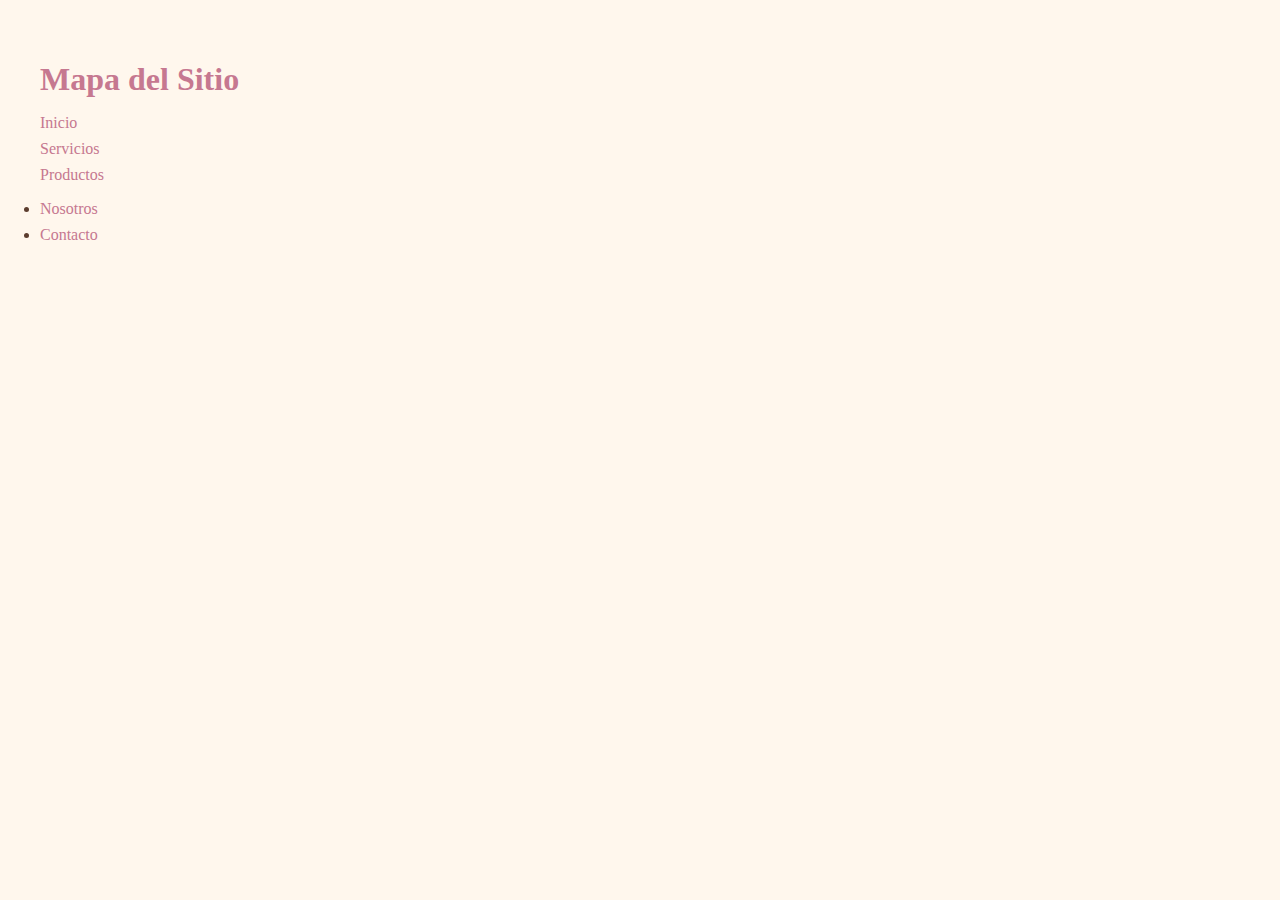
<file: SiteMap.html>
<!DOCTYPE html>
<html lang="en">
<head>
    <meta charset="UTF-8">
    <meta name="viewport" content="width=device-width, initial-scale=1.0">
    <title>Mapa del Sitio</title>
    <link rel="stylesheet" href="SiteMap.css">
</head>
<body>
    <h1>Mapa del Sitio</h1>
    <ul>
        <li><a href="index.html">Inicio</a></li>
        <li><a href="servicios.html">Servicios</a></li>
        <li><a href="productos.html">Productos</a></li>
      </ul>

    <li><a href="nosotros.html">Nosotros</a></li>
    <li><a href="contacto.html">Contacto</a></li>
</body>
</html>
</file>
<file: css/style.css>
/* Reinicio general y fuente */
* {
  margin: 0;
  padding: 0;
  box-sizing: border-box;
  font-family: 'Montserrat', sans-serif;
}

body {
  background-color: #fff8f3;
  color: #333;
  line-height: 1.6;
}

/* Encabezado */
header {
  background: S#d7d7d7;
  padding: 10px 30px;
}

.header-container {
  display: flex;
  justify-content: space-between;
  align-items: center;
  max-width: 1200px;
  margin: 0 auto;
  flex-wrap: wrap;
}

.logo img {
  height: 5rem;
  width: auto;
  object-fit: contain;
}


/* Navegación horizontal a la derecha */
.navigation {
  display: flex;
  gap: 25px;
  flex-wrap: wrap;
}

.navigation a {
  text-decoration: none;
  color: #333;
  font-weight: bold;
  transition: color 0.3s ease;
}

.navigation a:hover {
  color: #c67890;
}
nav a.active{
  color: #333;
  text-decoration: underline;
  text-decoration-color: #c67890;
  text-decoration-thickness: 3px;
}



/* Sección principal */
.hero {
  height: 80vh;
  position: relative;
  display: flex;
  align-items: center;
  justify-content: center;
  color: white;
  text-align: center;
  padding: 40px 20px;
  overflow: hidden; /* Para que la imagen no se salga */
}

.hero img {
  position: absolute;
  top: 0; left: 0;
  width: 100%;
  height: 100%;
  object-fit: cover;
  z-index: 0;
}

.hero::before {
  content: '';
  position: absolute;
  top: 0; left: 0;
  width: 100%;
  height: 100%;
  background-color: rgba(0,0,0,0.1); /* Capa semitransparente */
  z-index: 1;
}

.hero-content {
  position: relative;
  z-index: 2;
  max-width: 800px;
  padding: 20px;
}

.hero h2 {
  font-size: 3.5em;
  margin-bottom: 20px;
}

.hero p {
  font-size: 1.2em;
  margin-bottom: 30px;
}

.hero-buttons {
  display: flex;
  gap: 20px;
  flex-wrap: wrap;
  justify-content: center;
}

.cta-button.secondary {
  background-color: #ffffff;
  color: #c0875e;
  border: 2px solid #eec7ac;
}

.cta-button.secondary:hover {
  background-color: #d4a888;
  color: #333;
}






/*Contacto Body*/
.dual-section{
  display: flex;
  flex-direction: row;
  align-items: center;
  background-color: #fff;
  justify-content: space-evenly;
}
.art-contact{
  display: flex;
  flex-direction: row;
  align-items: baseline;
}
.art-contact a{
  margin-left: 4rem;
  
  color: #000000;
}
.art-contact p{
  margin-right: 7.5rem;
}
/*Acerca de*/
.about-container {
  display: flex;
  align-items: center;
  justify-content: center;
  gap: 11rem;
  flex-wrap: wrap;
  
}

.about-text {
  max-width: 500px;
  flex: 1;
}
.about-ph{
  text-align: justify;
}
.about-val-container{
  background-color: #e4e4e4;
  width: 30rem;
  height: 15rem;
  border-radius: .8rem;
  padding-left: 3rem;
  margin-left: 0;
  align-content: space-around;
  box-shadow: 0 4px 8px rgba(0,0,0,0.2);

}
.about-val-container p{
text-align: left;
}
.about-val{
  text-align: justify;
  font-weight: 800;
}

.about-text h3 {
  font-size: 1.8em;
  margin-bottom: 20px;
  color: #eec7ac;
}

.about-text p {
  margin-bottom: 15px;
  font-size: 1.1em;
  line-height: 1.8;
}

.about-image {
  flex: 1;
  max-width: 350px;
}

.about-image img {
  width: 100%;
  border-radius: 10px;
  box-shadow: 0 0 8px rgba(0,0,0,0.15);
}

.str-card img {
  width: 95%;
  height: 160px;
  margin-bottom: 15px;
  border-radius: .5rem;
}

.str-card h4 {
  margin-bottom: 10px;
  font-size: 1.3em;
  color: #eec7ac;
  position: relative;
  z-index: 2;
  background: #fff;
  padding: 0.2em 0.5em;
  display: inline-block;
}

.str-card p {
  font-size: 1em;
  color: #333;
}
.str-grid:hover .str-card:not(:hover) {
  transform: scale(0.95);
  filter: blur(1px);
  position: relative;

}
.str-grid:hover .str-card:not(:hover) h4 {
  filter: none;
}


/*Servicios*/
.services{
  align-items: center;
}

.services-grid, .str-grid {
  display: flex;
  justify-content: center;
  flex-wrap: wrap;
  gap: 30px;
  margin-top: 30px;
}
/**/

.service-card, .str-card {
  text-decoration: none;
  color: #333;
  background: #fff;
  border: 1px solid #e4e4e4;
  border-radius: 10px;
  padding: 20px;
  width: 18rem;
  text-align: center;
  box-shadow: 0 0 5px rgba(0,0,0,0.08);
  transition: transform 0.3s ease;
}


.service-card img {
  width: 95%;
  height: 160px;
  margin-bottom: 15px;
  border-radius: .5rem;
}

.service-card h4 {
  margin-bottom: 10px;
  font-size: 1.3em;
  color: #eec7ac;
}

.service-card p {
  font-size: 1em;
}
/*Seccion servicios 2*/
.seccion2-serv{
 display: flex;
  flex-direction: row;
  height: auto; /* más flexible */
  padding: 5rem;
  gap: 2rem;
  max-width: 100vw;
  overflow-x:hidden ;
}
.serv-ch{
  flex: 1;
  padding: 1rem;
  box-sizing: border-box;
}
.serv2-1{
  display: flex;
  align-items: flex-start;
  position: relative;
}
.serv1-p{
  position: relative;
  right: 50rem;
  
}
.Img-Gr{
  position: relative;
  top: 0;
  left: 24rem;
  height: 18rem;
  width: auto;
  z-index: 1;
  border-radius: .8rem;
  box-shadow: 0 4px 8px rgba(0,0,0,0.2);
}
.Img-Pq{
  position: relative;
  top: 12rem; 
  left: -6rem;
  height: auto;
  width: 18rem;
  z-index: 2;
  border-radius: .8rem;
  box-shadow: 0 4px 8px rgba(0,0,0,0.2);

}
.serv2-2{
  margin-left: 8rem;
  width: 50rem;
  align-items: center;
}
.serv-ch-ch{
  width: 100%;
  position: relative;
  gap: 2rem;
  
}
.btn-serv{
  display: inline-table;
  padding: 1rem 0 1rem 0;
  align-content: space-evenly;
  height: 5rem;
}

.btn-serv a{
  margin-left: 1rem;
}
.text-serv{
  width: 23rem;
  position: absolute;
  left: 0;

}
/* Secciones */
section {
  padding: 4rem 0;
  text-align: center;
}

.services,
.about,
.contact,
.products,
.gallery,
.testimonials {
  background-color: #ffffff;
}

h3 {
  margin-bottom: 20px;
  font-size: 1.8em;
}

p {
  max-width: 600px;
  margin: 0 auto 20px;
}

/* Botón principal */
.cta-button {
  align-items: center;
  margin-top: 3rem;
  padding: 1rem 2.5rem;
  background: #eec7ac;
  color: #333;
  border: none;
  border-radius: 5px;
  cursor: pointer;
  text-decoration: none;
  transition: background 0.3s;
}

.cta-button:hover {
  background: #cba284;
}

/*Servicios*/
.services-grid-2 {
  display: flex;
  justify-content: center;
  flex-wrap: wrap;
  gap: 30px;
  margin-bottom: 2rem;
  justify-content: center;
  padding: 30px;
}
.service-card {
  background: #fff;
  border: 1px solid #e4e4e4;
  border-radius: 10px;
  padding: 20px;
  width: 250px;
  text-align: center;
  box-shadow: 0 0 5px rgba(0,0,0,0.1);
}
.service-card:hover {
  transform: translateY(-5px);
  box-shadow: 0 8px 16px rgba(0,0,0,0.2);
  transition: all 0.3s ease;
}


.service-card img {
  width: 100%;
  height: auto;
  border-radius: 10px;
  margin-bottom: 10px;
}

.service-card h4 {
  margin-top: 10px;
  font-size: 1.2em;
}
/* Productos */

.product-grid {
  display: flex;
  justify-content: center;
  gap: 30px;
  margin-bottom: 2rem;
  margin: 4rem;
  padding: 30px;
}

.product-card {
  background: #fff;
  border: 1px solid #e4e4e4;
  border-radius: 10px;
  padding: 20px;
  width: 280px;
  text-align: center;
  box-shadow: 0 0 5px rgba(0,0,0,0.1);
}

.product-card:hover {
  transform: translateY(-5px);
  box-shadow: 0 8px 16px rgba(0,0,0,0.2);
  transition: all 0.3s ease;
}


.product-card img {
  width: 100%;
  height: auto;
  border-radius: 10px;
  margin-bottom: 10px;
}

.product-card h4 {
  margin-top: 10px;
  font-size: 1.2em;
}

.price {
  font-weight: bold;
  color: #000000;
  margin-top: 10px;
  display: block;
}



/*Categorias de productos*/

#productos.products h2{
  margin-bottom: 4rem;
  margin-top: 2rem;
  font-size: 2.5rem;
}

.category-bar {
  display: flex;
  justify-content: center;
  flex-wrap: wrap;
  gap: 20px;
  margin-bottom: 30px;
}

.category-bar a {
  display: flex;
  flex-direction: column;
  align-items: center;
  text-decoration: none;
  font-weight: bold;
  color: #333;
  padding: 10px;
  border-radius: 8px;
  transition: background-color 0.3s ease;
}

.category-bar a img {
  width: 6rem;
  height: 6rem;
  object-fit: cover;
  border-radius: 50%;
  border: 2px solid #eec7ac;
  box-shadow: 0 2px 6px rgba(0,0,0,0.1);
  margin-bottom: 5px;
}

.category-bar a:hover {
  background-color: #f2e0b3;
  color: #000;
}

.category-bar a.active {
  background-color: #eec7ac;
  color: #000;
  text-decoration: underline;
}

/*Modal*/
.modal {
  display: none;
  position: fixed;
  top: 0; left: 0;
  width: 100%; height: 100%;
  background: rgba(0,0,0,0.5);
  justify-content: center;
  align-items: center;
  z-index: 1000;
}
.modal-content {
  background: white;
  padding: 24px;
  border-radius: 8px;
  max-width: 400px;
  text-align: center;
}
.modal-content img {
  max-width: 100%;
  height: auto;
  margin-bottom: 12px;
}
.close {
  float: right;
  font-size: 24px;
  cursor: pointer;
}

/* Pie de página */
footer {
  background: #f2e0b3;
  padding: 20px;
  text-align: center;
  font-size: 0.9em;
}

footer .social a {
  margin: 0 10px;
  text-decoration: none;
  color: #333;
  font-weight: bold;
  transition: color 0.3s;
}

footer .social a:hover {
  color: #c67890;
}

/*Pagina Productos*/
.product-layout {
  display: flex;
  gap: 40px;
  flex-wrap: wrap;
  padding: 40px 20px;
}

.sidebar {
  flex: 1;
  max-width: 220px;
}

.sidebar h4 {
  margin-bottom: 15px;
  font-size: 1.2em;
  color: #c67890;
}

.sidebar ul {
  list-style: none;
  padding: 0;
}

.sidebar li {
  margin-bottom: 10px;
}

.sidebar a {
  text-decoration: none;
  color: #333;
  font-weight: bold;
  transition: color 0.3s ease;
}

.sidebar a:hover {
  color: #eec7ac;
}

.sidebar a.active {
  color: #c67890;
  text-decoration: underline;
}

.product-grid {
  flex: 3;
  display: flex;
  flex-wrap: wrap;
  gap: 30px;
  justify-content: center;
}

/*Boton Ver Mas en Productos*/
.view-more {
  background-color: #f2e0b3;
  color: #000000;
  border: none;
  padding: 8px 12px;
  cursor: pointer;
  margin-top: 10px;
  border-radius: 4px;
  transition: background-color 0.3s ease;
  margin-top: 2rem;
}

.view-more:hover {
  background-color: #ddbb66;
}

.hamburger {
  display: none; /* Oculto en escritorio */
}

/* Responsive para celulares*/
@media (max-width: 768px) {

  /* Encabezado */
  .header-container {
    flex-direction: column;
    align-items: center;
    gap: 1rem;
  }

  .navigation {
    flex-direction: column;
    gap: 10px;
    align-items: center;
  }

  /* Hero */
  .hero {
    height: auto;
    padding: 60px 20px;
    text-align: center;
  }

  .hero h2 {
    font-size: 2em;
  }

  .hero p {
    font-size: 1em;
  }

  .hero-buttons {
    flex-direction: column;
    gap: 15px;
  }
/*Botones inicio*/
.price{
  margin-bottom: 1rem;
}
.view-more{
  text-decoration: none;
  margin-top: 1rem;
}

  /* About */
  .about-container {
    flex-direction: column;
    gap: 2rem;
    text-align: center;
  }

  .about-text, .about-image {
    max-width: 100%;
  }

  .about-val-container {
    width: 100%;
    height: auto;
    padding: 2rem;
  }
section{
  padding: 01rem;
}
.cont-h3{
  margin-top: 3rem;
  background-color: #ffffff;
}
  /* Servicios */
.services-grid-2 {
  display: flex;
  flex-wrap: wrap;
  justify-content: center;
  gap: 2rem;
  margin: 2rem 0;
  padding: 0 1rem;
}

.service-card {
  width: 100%;
  max-width: 320px;
  background-color: #fff;
  border-radius: 12px;
  box-shadow: 0 4px 12px rgba(0,0,0,0.1);
  padding: 1.5rem;
  text-align: center;
}

  .serv2-1{
    display: flex;
    flex-direction: column;
  }

  .serv2-1 img{
    height: auto;
  }

  .btn-serv{
    display: flex;
    flex-direction: column;
  }


  /* Sección 2 de servicios */
  .seccion2-serv {
    flex-direction: column;
    padding: 2rem;
    margin-bottom: 4rem;
  }

  .Img-Gr, .Img-Pq {
    position: static;
    width: 100%;
    margin-bottom: 1rem;
  }

  .serv2-2 {
    margin-left: 0;
    width: 100%;
  }

  .text-serv {
    position: static;
    width: 100%;
    margin-bottom: 1rem;
  }

  /* Productos */
  .category-bar {
  display: grid;
  grid-template-columns: repeat(3, 1fr);
  gap: 1rem;
  justify-items: center;
  margin-bottom: 2rem;
  }

  .category-bar a {
  padding: 6px;
  font-size: 0.75rem;
  text-align: center;
  font-weight: 500;
  }

  .category-bar a img {
  width: 3.2rem;
  height: 3.2rem;
  }

  .product-grid {
    flex-direction: column;
    align-items: center;
    margin: 2rem 0;
    padding: 0;
  }

  .product-card {
    width: 90%;
  }

  .product-layout {
    flex-direction: column;
    align-items: center;
  }

  .sidebar {
    max-width: 100%;
    margin-bottom: 2rem;
  }

  /* Contacto */
  .dual-section {
    flex-direction: column;
  }

  .art-contact {
    flex-direction: column;
    align-items: center;
    gap: 1rem;
  }

  .art-contact a, .art-contact p {
    margin: 0;
  }

  /* Banner Servicios */
  .banner-servicios {
    flex-direction: column;
    justify-content: center;
    padding: 2rem;
    height: auto;
    text-align: center;
  }

  .banner-content-servicios {
    max-width: 100%;
    text-align: center;
  }

  .contenedor-info-servicios {
    grid-template-columns: 1fr;
    gap: 2rem;
    padding: 2rem;
  }
/*Servicios*/
.serv2-1{
  align-content: center;
  margin: 0 auto;
}
.serv2-2{
  align-items: center;
  margin: 0 auto;
}
  /* Footer */
  footer .social {
    flex-direction: column;
    gap: 10px;
  }
  .hamburger {
  display: block;
  position: absolute;
  top: 20px;
  right: 20px;
  background: none;
  border: none;
  font-size: 1.5rem; /* Más pequeño */
  cursor: pointer;
  color: #333;
  z-index: 1000;
}

/* Ocultar navegación por defecto */
.navigation {
  display: none;
  flex-direction: column;
  gap: 10px;
  align-items: center;
}

/* Mostrar cuando está activa */
.navigation.active {
  display: flex;
}
}


/*Responsive tablets*/
@media (min-width: 769px) and (max-width: 1024px) {

  .header-container {
    flex-direction: row;
    flex-wrap: wrap;
    justify-content: space-between;
    padding: 0 20px;
  }

  .navigation {
    gap: 15px;
    flex-wrap: wrap;
  }

  .hero h2 {
    font-size: 2.5em;
  }

  .hero p {
    font-size: 1.1em;
  }

  .about-container {
    gap: 4rem;
    padding: 2rem;
  }

  .service-card {
    width: 300px;
  }

  .services-grid-2 {
    gap: 30px;
    justify-content: center;
    flex-wrap: wrap;
  }

  .product-card {
    width: 45%;
  }

  .category-bar a img {
    width: 5rem;
    height: 5rem;
  }

  .product-layout {
    flex-direction: row;
    flex-wrap: wrap;
    justify-content: center;
  }

  .sidebar {
    max-width: 250px;
  }

  .contenedor-info-servicios {
    grid-template-columns: 1fr 1fr;
    gap: 2rem;
  }
  .seccion2-serv{
    display: flex;
    flex-direction: column;
    max-width: 100%;
  }
  .serv2-1{
    align-content: center;
    align-items: center;
  }
  .Img-Gr{
    position: relative;
    margin-left:5rem;
  }
  .Img-Pq{
    display: none;
  }
  .serv2-2{
    position: relative;
    margin: 0 auto;
  }
}

/*Pagina de SERVICIOS*/

/* Banner principal */
.banner-servicios {
  width: 100%;
  height: 80vh;
  position: relative;
  display: flex;
  align-items: center;
  justify-content: flex-end;
  padding: 0 50px;
  color: white;
  overflow: hidden;
}

.banner-servicios img {
  position: absolute;
  top: 0; left: 0;
  width: 100%;
  height: 100%;
  object-fit: cover;
  z-index: 0;
}

/* Fondo semi-transparente detrás del texto */
.banner-servicios::after {
  content: '';
  position: absolute;
  top: 0; left: 0;
  width: 100%; height: 100%;
  background: rgba(0, 0, 0, 0.4);
  z-index: 1;
}

.banner-content-servicios {
  position: relative;
  z-index: 2;
  max-width: 500px;
  text-align: right;
}

.banner-servicios h2 {
  font-size: 32px;
  margin-bottom: 10px;
}

.banner-servicios p {
  font-size: 16px;
}

/*Seccion de servicios */
.services-grid {
    display: grid;
    grid-template-columns: repeat(1, 1fr);
    padding: 0.5rem;
}


.service-card {
    border: 1px solid #ddd;
    padding: 1rem;
    text-align: center;
    border-radius: 8px;
}

.service-icon img {
    width: 200px;    
    height: auto;   
    margin-bottom: 10px;
}
/*Seccion de servicios */
.services-grid-2 {
    grid-template-columns: repeat(4, 1fr);
    gap: 20px;
    justify-items: center;
}


.service-card-2 {
    border: 1px solid #ddd;
    padding: 20px;
    text-align: center;
    border-radius: 4px;
}

.service-icon-2 img {
    width: 200px;    
    height: auto;   
    margin-bottom: 10px;
}

.contenedor-info-servicios {
  display: grid;
  grid-template-columns: 1fr 1.5fr 1fr;
  gap: 30px;
  padding: 40px;
  align-items: center;
  position: relative;
}
.p-footer{
  margin-top: 4rem;
  font-weight: bold;
  font-size: .8rem;
}
</file>
<file: SiteMap.css>
body {
  font-family: 'Georgia', serif;
  background-color: #fff7ed;
  color: #5c3d2e;
  padding: 2rem;
}

h1 {
  font-size: 2rem;
  color: #c67890;
  margin-bottom: 1rem;
  text-align: left;
}

ul {
  list-style: none; /* Elimina los puntos */
  padding-left: 0;
  max-width: 400px;
}

li {
  margin-bottom: 0.5rem;
  text-align: left;
}

a {
  text-decoration: none;
  color: #c67890;
  font-size: 1rem;
}

a:hover {
  text-decoration: underline;
  color: #a14f33;
}
</file>
